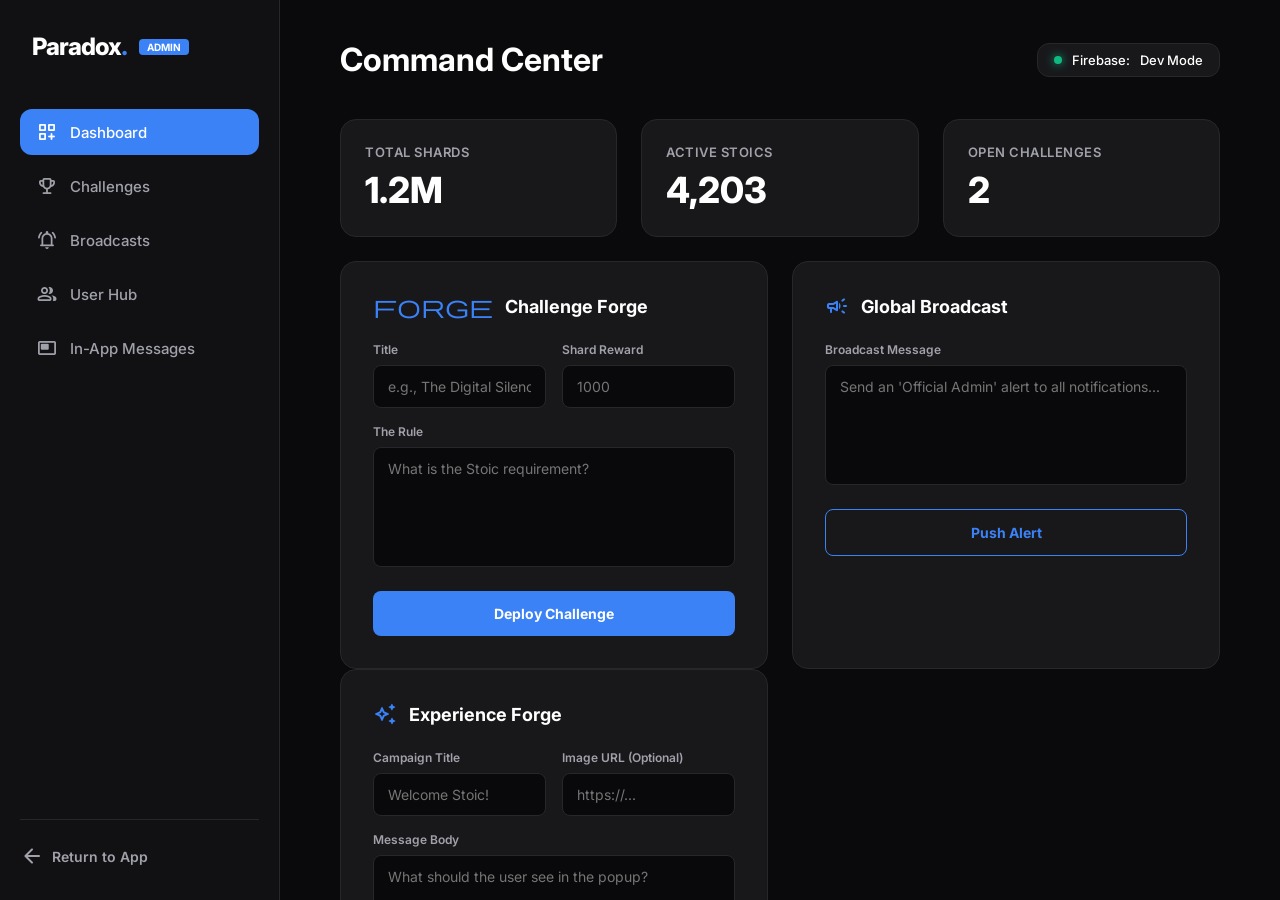
<file: admin.html>
<!DOCTYPE html>
<html lang="en">
<head>
    <meta charset="UTF-8">
    <meta name="viewport" content="width=device-width, initial-scale=1.0">
    <title>Paradox Admin | Command Center</title>
    <link rel="stylesheet" href="https://fonts.googleapis.com/css2?family=Inter:wght@400;500;600;700;800&display=swap">
    <link rel="stylesheet" href="https://fonts.googleapis.com/css2?family=Material+Symbols+Rounded:opsz,wght,FILL,GRAD@20..48,100..700,0..1,-50..200">
    <link rel="stylesheet" href="admin_style.css">
</head>
<body>

    <div class="admin-wrapper">
        <!-- Dashboard Sidebar -->
        <aside class="sidebar">
            <div class="sidebar-header">
                <h1 class="logo">Paradox<span>.</span></h1>
                <span class="badge">Admin</span>
            </div>

            <nav class="sidebar-nav">
                <button class="nav-btn active" data-view="dashboard">
                    <span class="material-symbols-rounded">dashboard_customize</span>
                    Dashboard
                </button>
                <button class="nav-btn" data-view="challenges">
                    <span class="material-symbols-rounded">emoji_events</span>
                    Challenges
                </button>
                <button class="nav-btn" data-view="notifications">
                    <span class="material-symbols-rounded">notifications_active</span>
                    Broadcasts
                </button>
                <button class="nav-btn" data-view="users">
                    <span class="material-symbols-rounded">group</span>
                    User Hub
                </button>
                <button class="nav-btn" data-view="iam">
                    <span class="material-symbols-rounded">featured_video</span>
                    In-App Messages
                </button>
            </nav>

            <div class="sidebar-footer">
                <a href="index.html" class="back-app-btn">
                    <span class="material-symbols-rounded">arrow_back</span>
                    Return to App
                </a>
            </div>
        </aside>

        <!-- Main Dashboard Canvas -->
        <main class="content-canvas">
            <header class="content-header">
                <h2>Command Center</h2>
                <div class="system-status">
                    <div class="status-indicator online"></div>
                    Firebase: <span>Dev Mode</span>
                </div>
            </header>

            <!-- Dashboard View -->
            <div class="admin-view active" id="view-dashboard">
                <div class="bento-grid">
                    
                    <!-- Stats Overview -->
                    <div class="bento-item stats-row">
                        <div class="stat-card">
                            <span class="label">Total Shards</span>
                            <h3 id="stat-total-shards">1.2M</h3>
                        </div>
                        <div class="stat-card">
                            <span class="label">Active Stoics</span>
                            <h3 id="stat-active-users">4,203</h3>
                        </div>
                        <div class="stat-card">
                            <span class="label">Open Challenges</span>
                            <h3 id="stat-challenges">2</h3>
                        </div>
                    </div>

                    <!-- Module: Challenge Forge -->
                    <div class="bento-item form-module">
                        <div class="module-header">
                            <span class="material-symbols-rounded">forge</span>
                            <h3>Challenge Forge</h3>
                        </div>
                        <div class="form-grid">
                            <div class="input-grp">
                                <label>Title</label>
                                <input type="text" id="chal-title" placeholder="e.g., The Digital Silence">
                            </div>
                            <div class="input-grp">
                                <label>Shard Reward</label>
                                <input type="number" id="chal-reward" placeholder="1000">
                            </div>
                            <div class="input-grp full">
                                <label>The Rule</label>
                                <textarea id="chal-rule" placeholder="What is the Stoic requirement?"></textarea>
                            </div>
                        </div>
                        <button class="admin-action-btn primary" id="push-challenge-btn">
                            Deploy Challenge
                        </button>
                    </div>

                    <!-- Module: Broadcast Pulse -->
                    <div class="bento-item form-module alternate">
                        <div class="module-header">
                            <span class="material-symbols-rounded">campaign</span>
                            <h3>Global Broadcast</h3>
                        </div>
                        <div class="input-grp full">
                            <label>Broadcast Message</label>
                            <textarea id="broadcast-msg" placeholder="Send an 'Official Admin' alert to all notifications..."></textarea>
                        </div>
                        <button class="admin-action-btn secondary" id="push-broadcast-btn">
                            Push Alert
                        </button>
                    </div>

                </div>
            </div>

            <!-- In-App Messaging View -->
            <div class="admin-view" id="view-iam">
                <div class="bento-grid">
                    <div class="bento-item form-module">
                        <div class="module-header">
                            <span class="material-symbols-rounded">auto_awesome</span>
                            <h3>Experience Forge</h3>
                        </div>
                        <div class="form-grid">
                            <div class="input-grp">
                                <label>Campaign Title</label>
                                <input type="text" id="iam-title-input" placeholder="Welcome Stoic!">
                            </div>
                            <div class="input-grp">
                                <label>Image URL (Optional)</label>
                                <input type="text" id="iam-image-input" placeholder="https://...">
                            </div>
                            <div class="input-grp full">
                                <label>Message Body</label>
                                <textarea id="iam-body-input" placeholder="What should the user see in the popup?"></textarea>
                            </div>
                            <div class="input-grp">
                                <label>CTA Text</label>
                                <input type="text" id="iam-cta-text-input" placeholder="Join Now">
                            </div>
                            <div class="input-grp">
                                <label>CTA Link (Optional)</label>
                                <input type="text" id="iam-cta-url-input" placeholder="index.html#challenges">
                            </div>
                        </div>
                        <button class="admin-action-btn primary" id="push-iam-btn">
                            Deploy Experience
                        </button>
                    </div>
                </div>
            </div>

            <!-- More views can be added here -->

        </main>
    </div>

    <!-- Toast UI -->
    <div id="toast-container" class="toast-container"></div>

    <script src="admin_script.js"></script>
</body>
</html>
</file>
<file: admin_style.css>
/* 
   Paradox Admin Control Center - Professional Dashboard Styling
*/

:root {
    --bg-main: #0a0a0c;
    --sidebar-bg: #111114;
    --card-bg: #18181b;
    --text-primary: #ffffff;
    --text-secondary: #a1a1aa;
    --brand-primary: #3b82f6;
    --brand-success: #10b981;
    --brand-danger: #ef4444;
    --border-subtle: #27272a;
    --radius-lg: 16px;
    --radius-md: 12px;
}

* {
    margin: 0;
    padding: 0;
    box-sizing: border-box;
    font-family: 'Inter', sans-serif;
}

body {
    background: var(--bg-main);
    color: var(--text-primary);
    overflow: hidden;
    height: 100vh;
}

.admin-wrapper {
    display: flex;
    height: 100vh;
    width: 100vw;
}

/* Sidebar Styling */
.sidebar {
    width: 280px;
    background: var(--sidebar-bg);
    border-right: 1px solid var(--border-subtle);
    display: flex;
    flex-direction: column;
    padding: 32px 20px;
}

.sidebar-header {
    display: flex;
    align-items: center;
    gap: 12px;
    margin-bottom: 48px;
    padding: 0 12px;
}

.logo {
    font-size: 24px;
    font-weight: 800;
    letter-spacing: -1px;
}

.logo span {
    color: var(--brand-primary);
}

.badge {
    background: var(--brand-primary);
    color: white;
    font-size: 10px;
    font-weight: 700;
    padding: 2px 8px;
    border-radius: 4px;
    text-transform: uppercase;
}

.sidebar-nav {
    flex: 1;
    display: flex;
    flex-direction: column;
    gap: 8px;
}

.sidebar-nav .nav-btn {
    background: transparent;
    border: none;
    color: var(--text-secondary);
    display: flex;
    align-items: center;
    gap: 12px;
    padding: 12px 16px;
    font-size: 15px;
    font-weight: 500;
    border-radius: var(--radius-md);
    cursor: pointer;
    transition: all 0.2s;
    text-align: left;
}

.sidebar-nav .nav-btn:hover {
    background: rgba(255,255,255,0.05);
    color: white;
}

.sidebar-nav .nav-btn.active {
    background: var(--brand-primary);
    color: white;
}

.sidebar-nav .nav-btn span {
    font-size: 22px;
}

.sidebar-footer {
    padding-top: 24px;
    border-top: 1px solid var(--border-subtle);
}

.back-app-btn {
    color: var(--text-secondary);
    text-decoration: none;
    display: flex;
    align-items: center;
    gap: 8px;
    font-size: 14px;
    font-weight: 600;
    transition: 0.2s;
}

.back-app-btn:hover {
    color: white;
}

/* Main Content Canvas */
.content-canvas {
    flex: 1;
    padding: 40px 60px;
    overflow-y: auto;
}

.content-header {
    display: flex;
    justify-content: space-between;
    align-items: center;
    margin-bottom: 40px;
}

.content-header h2 {
    font-size: 32px;
    font-weight: 700;
}

.system-status {
    background: var(--card-bg);
    padding: 8px 16px;
    border-radius: var(--radius-md);
    font-size: 13px;
    font-weight: 500;
    display: flex;
    align-items: center;
    gap: 10px;
    border: 1px solid var(--border-subtle);
}

.status-indicator {
    width: 8px;
    height: 8px;
    border-radius: 50%;
}

.status-indicator.online {
    background: var(--brand-success);
    box-shadow: 0 0 10px var(--brand-success);
}

/* Bento Grid */
.bento-grid {
    display: grid;
    grid-template-columns: repeat(2, 1fr);
    gap: 24px;
}

.bento-item {
    background: var(--card-bg);
    border-radius: var(--radius-lg);
    border: 1px solid var(--border-subtle);
    padding: 32px;
}

/* Stats Row */
.stats-row {
    grid-column: span 2;
    display: grid;
    grid-template-columns: repeat(3, 1fr);
    gap: 24px;
    background: transparent;
    border: none;
    padding: 0;
}

.stat-card {
    background: var(--card-bg);
    padding: 24px;
    border-radius: var(--radius-lg);
    border: 1px solid var(--border-subtle);
}

.stat-card .label {
    display: block;
    font-size: 13px;
    font-weight: 600;
    color: var(--text-secondary);
    margin-bottom: 8px;
    text-transform: uppercase;
    letter-spacing: 0.5px;
}

.stat-card h3 {
    font-size: 36px;
    font-weight: 800;
}

/* Form Modules */
.form-module {
    display: flex;
    flex-direction: column;
}

.module-header {
    display: flex;
    align-items: center;
    gap: 12px;
    margin-bottom: 24px;
}

.module-header span {
    color: var(--brand-primary);
}

.module-header h3 {
    font-size: 18px;
    font-weight: 700;
}

.form-grid {
    display: grid;
    grid-template-columns: 1fr 1fr;
    gap: 16px;
}

.input-grp {
    display: flex;
    flex-direction: column;
    gap: 8px;
}

.input-grp.full {
    grid-column: span 2;
}

.input-grp label {
    font-size: 12px;
    font-weight: 600;
    color: var(--text-secondary);
}

.input-grp input, .input-grp textarea {
    background: #09090b;
    border: 1px solid var(--border-subtle);
    color: white;
    padding: 12px 14px;
    border-radius: 8px;
    font-size: 14px;
    width: 100%;
    outline: none;
    transition: 0.2s;
}

.input-grp input:focus, .input-grp textarea:focus {
    border-color: var(--brand-primary);
    background: #000;
}

.input-grp textarea {
    height: 120px;
    resize: none;
}

.admin-action-btn {
    margin-top: 24px;
    padding: 14px;
    border-radius: 8px;
    border: none;
    font-size: 14px;
    font-weight: 700;
    cursor: pointer;
    transition: 0.2s;
}

.admin-action-btn.primary {
    background: var(--brand-primary);
    color: white;
}

.admin-action-btn.secondary {
    background: transparent;
    color: var(--brand-primary);
    border: 1px solid var(--brand-primary);
}

.admin-action-btn:hover {
    transform: translateY(-2px);
    box-shadow: 0 4px 20px rgba(59, 130, 246, 0.2);
}

/* Toasts */
.toast-container {
    position: fixed;
    bottom: 32px;
    right: 32px;
    z-index: 1000;
}

.admin-toast {
    background: #ffffff;
    color: #000;
    padding: 16px 24px;
    border-radius: 12px;
    box-shadow: 0 10px 40px rgba(0,0,0,0.5);
    font-weight: 600;
    margin-top: 12px;
    animation: slideIn 0.3s ease-out;
}

@keyframes slideIn {
    from { transform: translateX(100%); opacity: 0; }
    to { transform: translateX(0); opacity: 1; }
}
</file>
